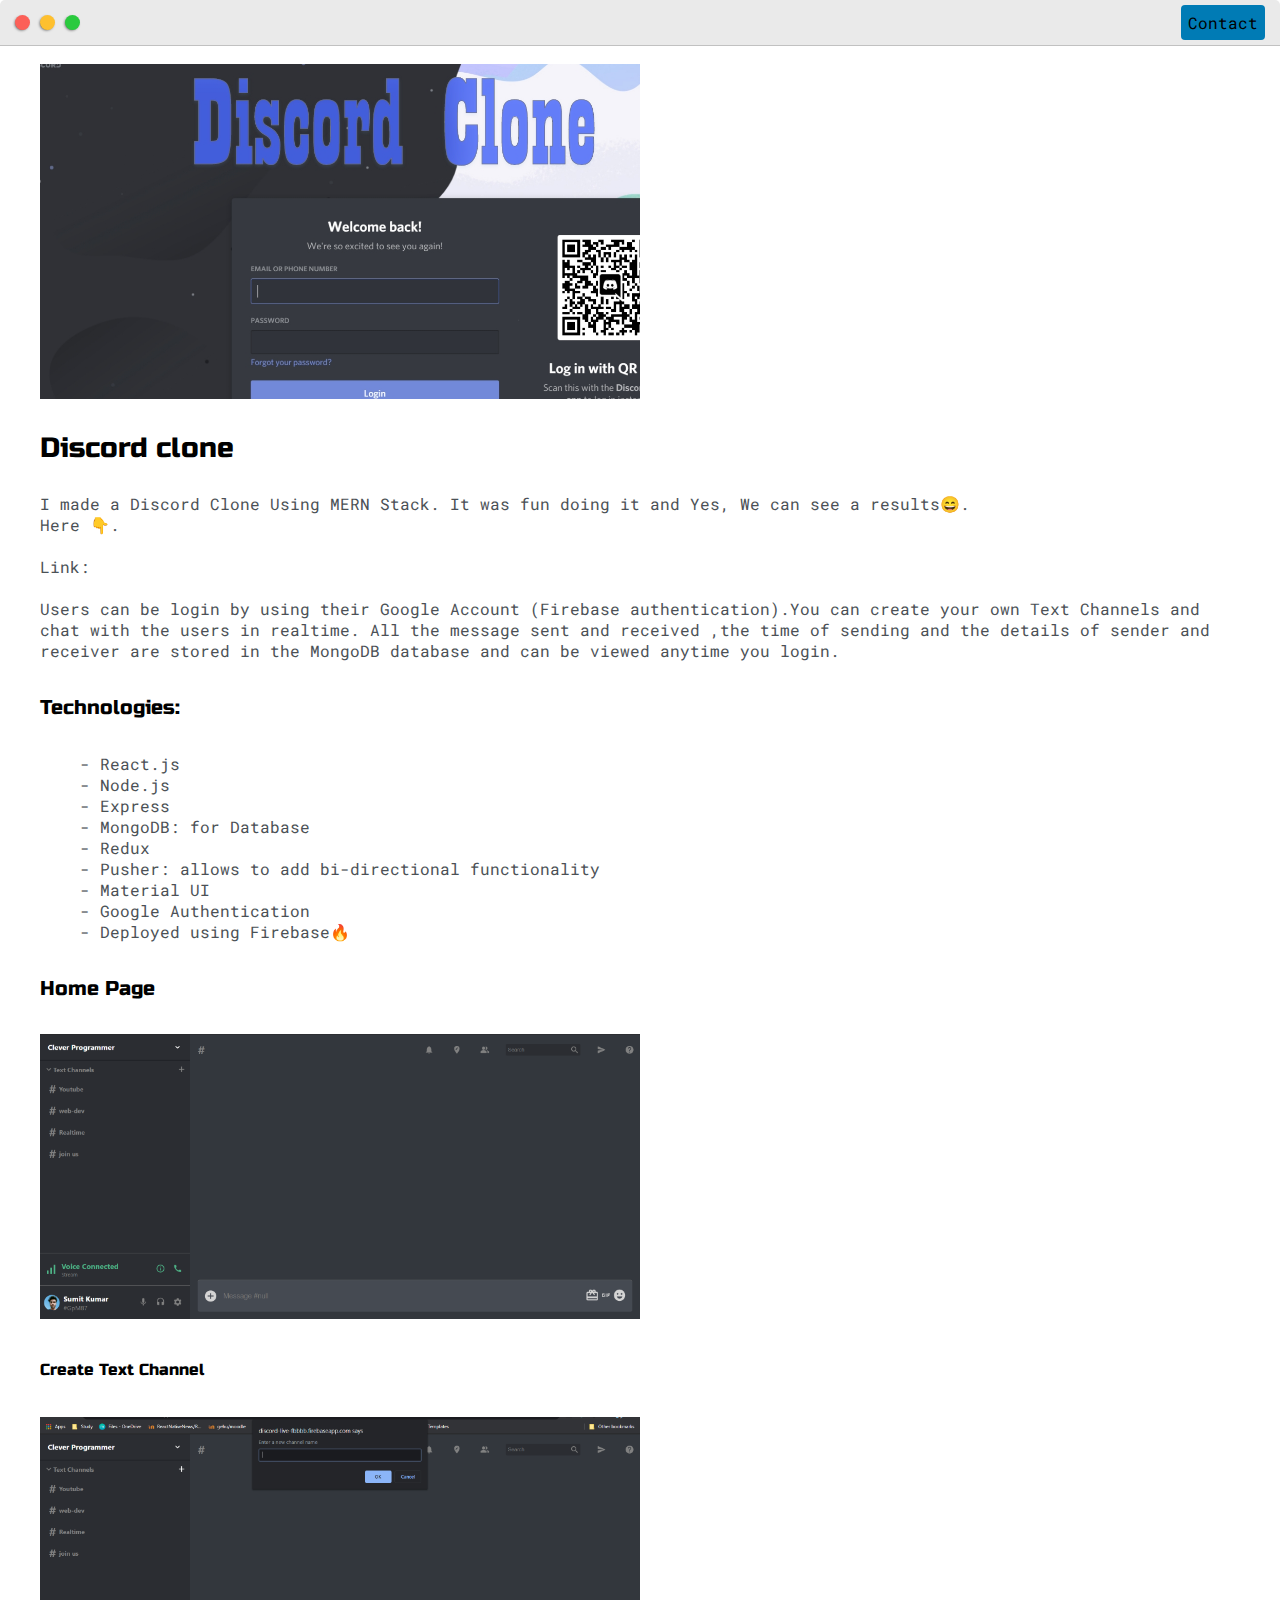
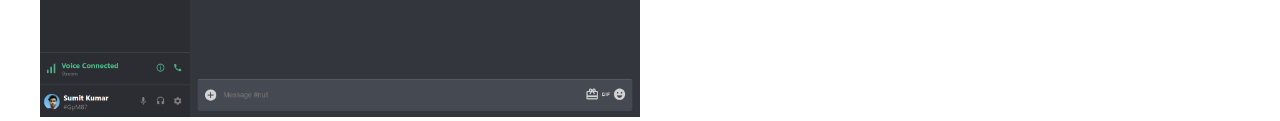
<file: post1.html>
<!DOCTYPE html>
<html>
<head>
	<title>Post Name</title>


	<meta name="viewport" content="width=device-width, initial-scale=1, maximum-scale=1, minimum-scale=1" />

	<link href="https://fonts.googleapis.com/css2?family=Russo+One&display=swap" rel="stylesheet">

	<link href="https://fonts.googleapis.com/css2?family=Roboto+Mono:wght@500&display=swap" rel="stylesheet">

	<link rel="stylesheet" type="text/css" href="default.css">


	<style type="text/css">
		.img-container{
			max-width: 600px;
		}

		img{
			width: 100%
		}

	</style>

</head>
<body>
	<div class="nav-wrapper">

		<!-- Link around dots-wrapper added after tutorial video -->
		<a href="index.html">
			<div class="dots-wrapper">
				<div id="dot-1" class="browser-dot"></div>
				<div id="dot-2" class="browser-dot"></div>
				<div id="dot-3" class="browser-dot"></div>
			</div>
		</a>

		<ul id="navigation">
			<li><a href="index.html#contact">Contact</a></li>

		</ul>
	</div>

	<div class="main-container">
		<br>

		<div class="img-container">
			<img src="images/project1.jpg">
		</div>
		
		<h3>Discord clone</h3>

		<p>I made a Discord Clone Using MERN Stack. It was fun doing it and Yes, We can see a results😄. <br> Here 👇.
		<br>
		<br>
			Link: <a href=""></a>
		<br>
		<br>
			 Users can be login by using their Google Account (Firebase authentication).You can create your own Text Channels and chat with the users in realtime. All the message sent and received ,the time of sending and the details of sender and receiver are stored in the MongoDB database and can be viewed anytime you login.
		<br>
		</p>

		<h5>Technologies:</h5>
		<ul>
			<li>- React.js</li>
			<li>- Node.js</li>
			<li>- Express</li>
			<li>- MongoDB: for Database</li>
			<li>- Redux</li>
			<li>- Pusher: allows to add bi-directional functionality</li>
			<li>- Material UI</li>
			<li>- Google Authentication</li>
			<li>- Deployed using Firebase🔥</li>
		</ul>


		<h5>Home Page</h5>
		<div class="img-container">
			<img src="images/discord1.png">
		</div>

		<h6>Create Text Channel</h5>
		<div class="img-container">
			<img src="images/discord2.png">
		</div>

	</div>

</body>
</html>
</file>
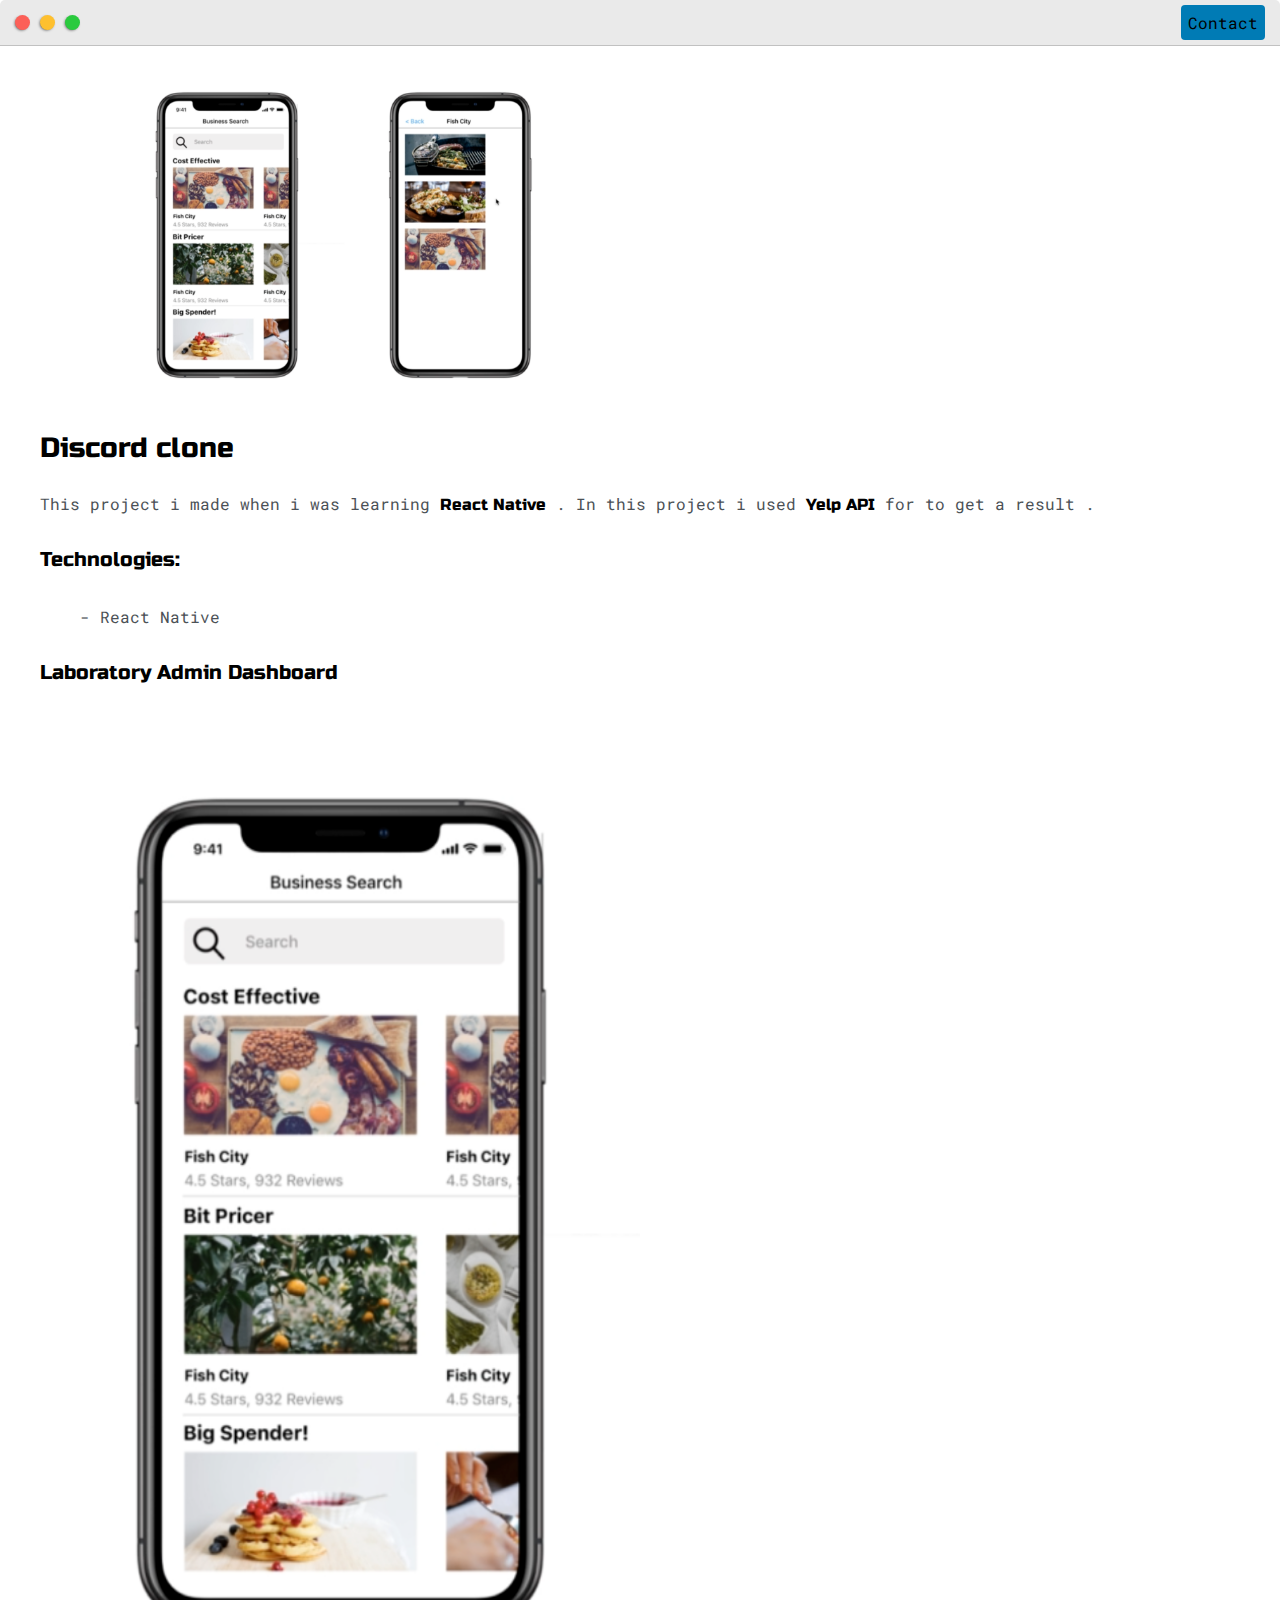
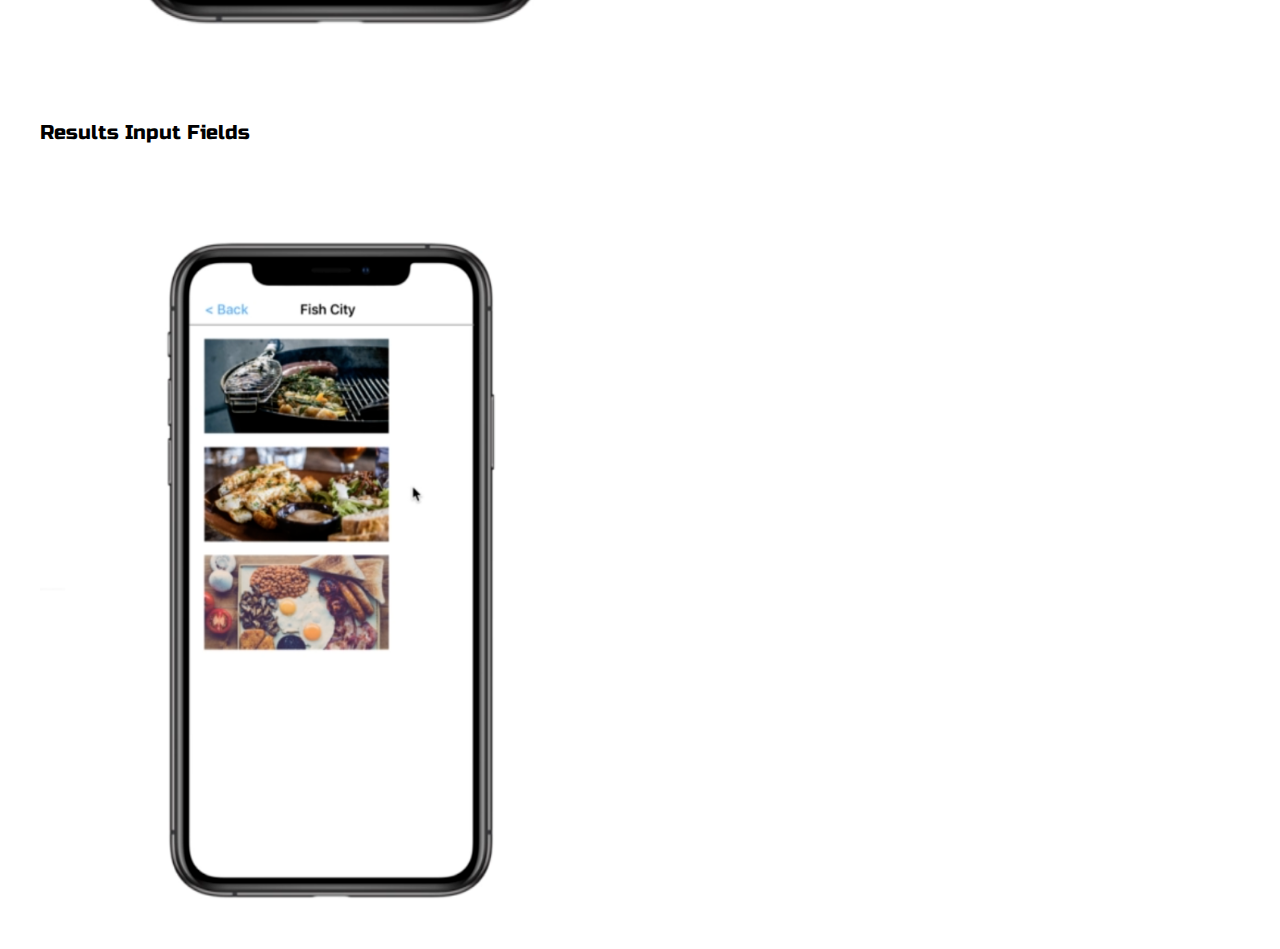
<file: post2.html>
<!DOCTYPE html>
<html>
<head>
	<title>Post Name</title>


	<meta name="viewport" content="width=device-width, initial-scale=1, maximum-scale=1, minimum-scale=1" />

	<link href="https://fonts.googleapis.com/css2?family=Russo+One&display=swap" rel="stylesheet">

	<link href="https://fonts.googleapis.com/css2?family=Roboto+Mono:wght@500&display=swap" rel="stylesheet">

	<link rel="stylesheet" type="text/css" href="default.css">


	<style type="text/css">
		.img-container{
			max-width: 600px;
		}

		img{
			width: 100%
		}

	</style>

</head>
<body>
	<div class="nav-wrapper">

		<!-- Link around dots-wrapper added after tutorial video -->
		<a href="index.html">
			<div class="dots-wrapper">
				<div id="dot-1" class="browser-dot"></div>
				<div id="dot-2" class="browser-dot"></div>
				<div id="dot-3" class="browser-dot"></div>
			</div>
		</a>

		<ul id="navigation">
			<li><a href="index.html#contact">Contact</a></li>

		</ul>
	</div>

	<div class="main-container">
		<br>

		<div class="img-container">
			<img src="images/project2.png">
		</div>
		
		<h3>Discord clone</h3>

		<p>This project i made when i was learning <strong>React Native</strong> . In this project i used <strong>Yelp API</strong>  for to get a result . 
		<br>
		

		<h5>Technologies:</h5>
		<ul>
			<li>- React Native</li>
		</ul>


		<h5>Laboratory Admin Dashboard</h5>
		<div class="img-container">
			<img src="images/food1.png">
		</div>

		<h5>Results Input Fields</h5>
		<div class="img-container">
			<img src="images/food2.png">
		</div>

	</div>

</body>
</html>
</file>
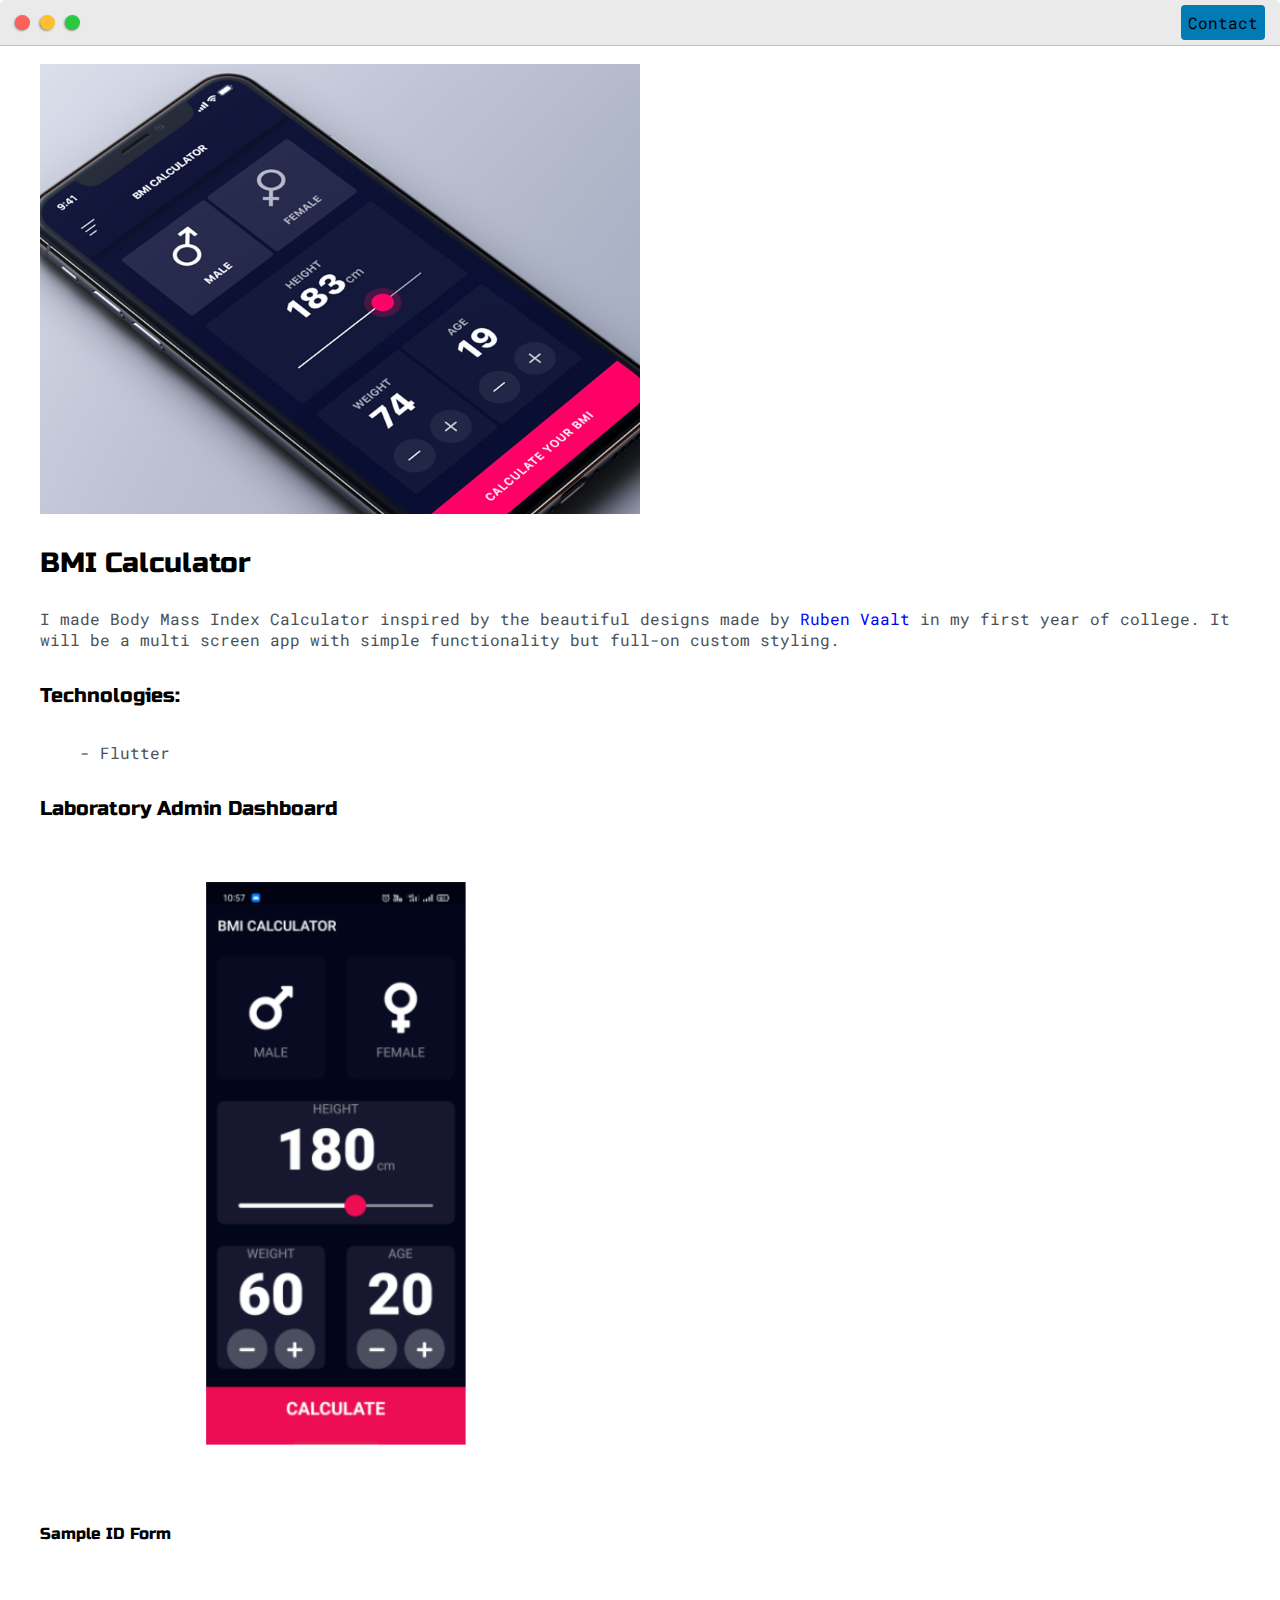
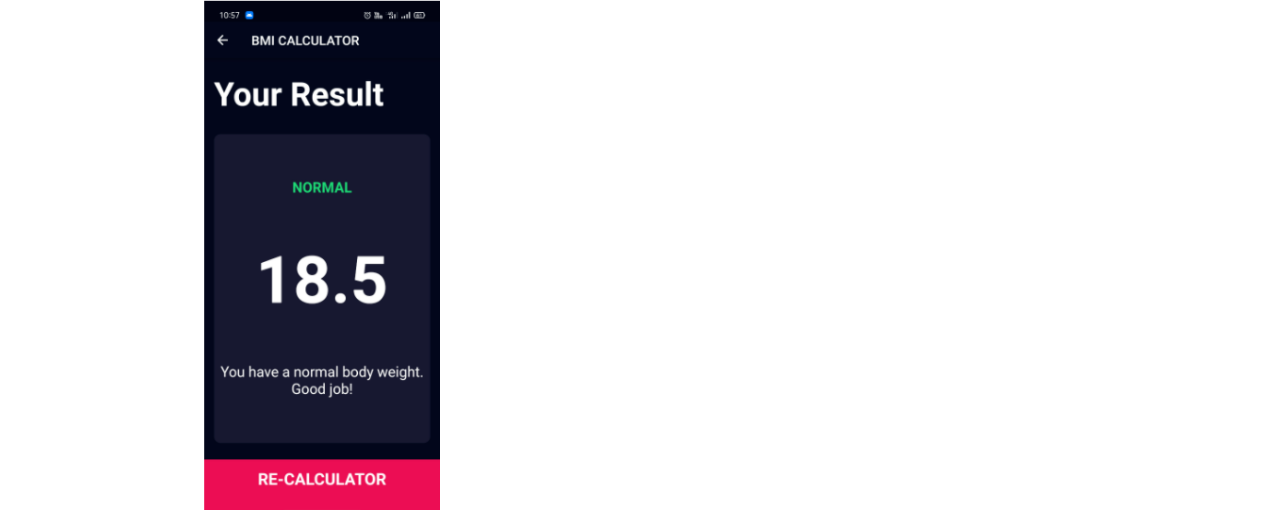
<file: post3.html>
<!DOCTYPE html>
<html>
<head>
	<title>Post Name</title>


	<meta name="viewport" content="width=device-width, initial-scale=1, maximum-scale=1, minimum-scale=1" />

	<link href="https://fonts.googleapis.com/css2?family=Russo+One&display=swap" rel="stylesheet">

	<link href="https://fonts.googleapis.com/css2?family=Roboto+Mono:wght@500&display=swap" rel="stylesheet">

	<link rel="stylesheet" type="text/css" href="default.css">


	<style type="text/css">
		.img-container{
			max-width: 600px;
		}

		img{
			width: 100%
		}

	</style>

</head>
<body>
	<div class="nav-wrapper">

		<!-- Link around dots-wrapper added after tutorial video -->
		<a href="index.html">
			<div class="dots-wrapper">
				<div id="dot-1" class="browser-dot"></div>
				<div id="dot-2" class="browser-dot"></div>
				<div id="dot-3" class="browser-dot"></div>
			</div>
		</a>

		<ul id="navigation">
			<li><a href="index.html#contact">Contact</a></li>

		</ul>
	</div>

	<div class="main-container">
		<br>

		<div class="img-container">
			<img src="images/project3.webp">
		</div>
		
		<h3>BMI Calculator</h3>

		<p>I made Body Mass Index Calculator inspired by the beautiful designs made by <a href="https://dribbble.com/shots/4585382-Simple-BMI-Calculator" style="color: blue;">Ruben Vaalt</a> in my first year of college. It will be a multi screen app with simple functionality but full-on custom styling.

		<br>
		

		<h5>Technologies:</h5>
		<ul>
			<li>- Flutter</li>
		
		</ul>


		<h5>Laboratory Admin Dashboard</h5>
		<div class="img-container">
			<img src="images/bmi1.png">
		</div>

		<h6>Sample ID Form</h5>
		<div class="img-container">
			<img src="images/bmi2.png">
		</div>
	</div>

</body>
</html>
</file>
<file: default.css>
:root {
  --mainColor: #eaeaea;
  --secondaryColor: #fff;

  --borderColor: #c1c1c1;

  --mainText: black;
  --secondaryText: #4b5156;

  --themeDotBorder: #24292e;

  --previewBg: rgb(251, 249, 243, 0.8);
  --previewShadow: #f0ead6;

  --buttonColor: black;
}

html,
body {
  padding: 0;
  margin: 0;
  scroll-behavior: smooth;
}

body * {
  transition: 0.3s;
}

h1,
h2,
h3,
h4,
h5,
h6,
strong {
  color: var(--mainText);
  font-family: "Russo One", sans-serif;
  font-weight: 500;
}

p,
li,
span,
label,
input,
textarea {
  color: var(--secondaryText);
  font-family: "Roboto Mono", monospace;
}

a {
  text-decoration: none;
  color: #17a2b8;
}

ul {
  list-style: none;
}

h1 {
  font-size: 56px;
}
h2 {
  font-size: 36px;
}
h3 {
  font-size: 28px;
}
h4 {
  font-size: 24px;
}
h5 {
  font-size: 20px;
}
h6 {
  font-size: 16px;
}

.s1 {
  background-color: var(--mainColor);
  border-bottom: 1px solid var(--borderColor);
  overflow: auto;
}

.s2 {
  background-color: var(--secondaryColor);
  border-bottom: 1px solid var(--borderColor);
  overflow: auto;
}

.main-container {
  width: 1200px;
  margin: 0 auto;
}

.greeting-wrapper {
  display: grid;
  text-align: center;
  align-content: center;
  min-height: 10em;
}

.intro-wrapper {
  background-color: var(--secondaryColor);
  border: 1px solid var(--borderColor);
  border-radius: 5px 5px 0 0;

  -webkit-box-shadow: -1px 1px 3px -1px rgba(0, 0, 0, 0.75);
  -moz-box-shadow: -1px 1px 3px -1px rgba(0, 0, 0, 0.75);
  box-shadow: -1px 1px 3px -1px rgba(0, 0, 0, 0.75);

  display: grid;
  grid-template-columns: 1fr 1fr;
  grid-template-areas:
    "nav-wrapper nav-wrapper"
    "left-column right-column";
}

.nav-wrapper {
  border-radius: 5px 5px 0 0;
  grid-area: nav-wrapper;
  border-bottom: 1px solid var(--borderColor);
  display: flex;
  justify-content: space-between;
  align-items: center;
  background-color: var(--mainColor);
}

#navigation a {
  color: var(--mainText);
  background-color: #007bb5;
  padding: 7px;
  border-radius: 4px;
}

#navigation {
  margin: 0;
  padding: 10px;
}

#navigation li {
  display: inline-block;
  margin-right: 5px;
  margin-left: 5px;
}

.dots-wrapper {
  display: flex;
  padding: 10px;
}

#dot-1 {
  background-color: #fc6058;
}

#dot-2 {
  background-color: #fec02f;
}

#dot-3 {
  background-color: #2aca3e;
}

.browser-dot {
  background-color: black;
  height: 15px;
  width: 15px;
  border-radius: 50%;
  margin: 5px;

  -webkit-box-shadow: -1px 1px 3px -1px rgba(0, 0, 0, 0.75);
  -moz-box-shadow: -1px 1px 3px -1px rgba(0, 0, 0, 0.75);
  box-shadow: -1px 1px 3px -1px rgba(0, 0, 0, 0.75);
}

.left-column {
  grid-area: left-column;
  padding-top: 50px;
  padding-bottom: 50px;
}

#profile_pic {
  display: block;
  margin: 0 auto;

  height: 200px;
  width: 200px;
  object-fit: cover;
  border: 2px solid var(--borderColor);
}

#theme-options-wrapper {
  display: flex;
  justify-content: center;
}

.theme-dot {
  height: 30px;
  width: 30px;
  background-color: black;
  border-radius: 50%;

  margin: 5px;
  border: 2px solid var(--themeDotBorder);

  -webkit-box-shadow: -1px 1px 3px -1px rgba(0, 0, 0, 0.75);
  -moz-box-shadow: -1px 1px 3px -1px rgba(0, 0, 0, 0.75);
  box-shadow: -1px 1px 3px -1px rgba(0, 0, 0, 0.75);

  cursor: pointer;
}

.theme-dot:hover {
  border-width: 5px;
}

#light-mode {
  background-color: #fff;
}

#blue-mode {
  background-color: #192734;
}

#green-mode {
  background-color: #78866b;
}

#purple-mode {
  background-color: #7e4c74;
}

#settings-note {
  font-size: 12px;
  font-style: italic;
  text-align: center;
}

.right-column {
  grid-area: right-column;
  display: grid;
  align-content: center;

  padding-top: 50px;
  padding-bottom: 50px;
}

#preview-shadow {
  background-color: var(--previewShadow);
  max-width: 300px;
  height: 180px;
  padding-left: 30px;
  padding-top: 30px;
}

#preview {
  width: 300px;
  border: 1.5px solid #17a2b8;
  background-color: var(--previewBg);
  padding: 15px;
  position: relative;
}

.corner {
  width: 7px;
  height: 7px;
  border-radius: 50%;
  border: 1.5px solid #17a2b8;
  background-color: #fff;
  position: absolute;
}

#corner-tl {
  top: -5px;
  left: -5px;
}

#corner-tr {
  top: -5px;
  right: -5px;
}

#corner-br {
  bottom: -5px;
  right: -5px;
}

#corner-bl {
  bottom: -5px;
  left: -5px;
}

.about-wrapper {
  display: grid;
  grid-template-columns: repeat(auto-fit, minmax(320px, 1fr));
  padding-bottom: 50px;
  padding-top: 50px;
  gap: 100px;
}

#skills {
  display: flex;
  justify-content: space-evenly;
  background-color: var(--previewShadow);
}

.social-links {
  display: grid;
  align-content: center;
  text-align: center;
}

#social_img {
  width: 100%;
}

.post-wrapper {
  display: grid;
  grid-template-columns: repeat(auto-fit, 320px);
  gap: 20px;
  justify-content: center;
  padding-bottom: 50px;
}

.post {
  border: 1px solid var(--borderColor);
  -webkit-box-shadow: -2px 7px 21px -9px rgba(0, 0, 0, 0.75);
  -moz-box-shadow: -2px 7px 21px -9px rgba(0, 0, 0, 0.75);
  box-shadow: -2px 7px 21px -9px rgba(0, 0, 0, 0.75);
}

.thumbnail {
  display: block;
  width: 100%;
  height: 180px;
  object-fit: cover;
}

.post-preview {
  background-color: #fff;
  padding: 15px;
}

.post-title {
  color: black;
  margin: 0;
}

.post-intro {
  color: #4b5156;
  font-size: 14px;
}

#contact-form {
  display: block;
  max-width: 600px;
  margin: 0 auto;
  border: 1px solid var(--borderColor);
  padding: 15px;
  border-radius: 5px;
  background-color: var(--mainColor);
  margin-bottom: 50px;
}

#contact-form label {
  line-height: 2.7em;
}

#contact-form textarea {
  min-height: 100px;
  font-size: 14px;
}

.input-field {
  width: 100%;
  padding-top: 10px;
  padding-bottom: 10px;
  background-color: var(--secondaryColor);
  border-radius: 5px;
  border: 1px solid var(--borderColor);
  font-size: 14px;
}

#submit-btn {
  margin-top: 10px;
  width: 100%;
  padding-top: 10px;
  padding-bottom: 10px;
  color: #fff;
  background-color: var(--buttonColor);
  border: none;
}

@media screen and (max-width: 1200px) {
  .main-container {
    width: 95%;
  }
}

@media screen and (max-width: 800px) {
  .intro-wrapper {
    grid-template-columns: 1fr;
    grid-template-areas:
      "nav-wrapper"
      "left-column"
      "right-column";
  }

  .right-column {
    justify-content: center;
  }
}

@media screen and (max-width: 400px) {
  #preview-shadow {
    max-width: 280px;
    height: 180px;
    padding-left: 10px;
    padding-top: 10px;
  }

  #preview {
    width: 280px;
  }
}

.fa {
  padding: 20px;
  font-size: 30px;
  width: 30px;
  text-align: center;
  text-decoration: none;
  margin: 5px 2px;
  border-radius: 50%;
  margin-bottom: 20px;
}

.fa:hover {
  opacity: 0.7;
}

.fa-linkedin {
  background: #007bb5;
  color: white;
}

.fa-instagram {
  background: #f09433;
  color: white;
}

.fa-github {
  background: #9613c2;
  color: white;
}
</file>
